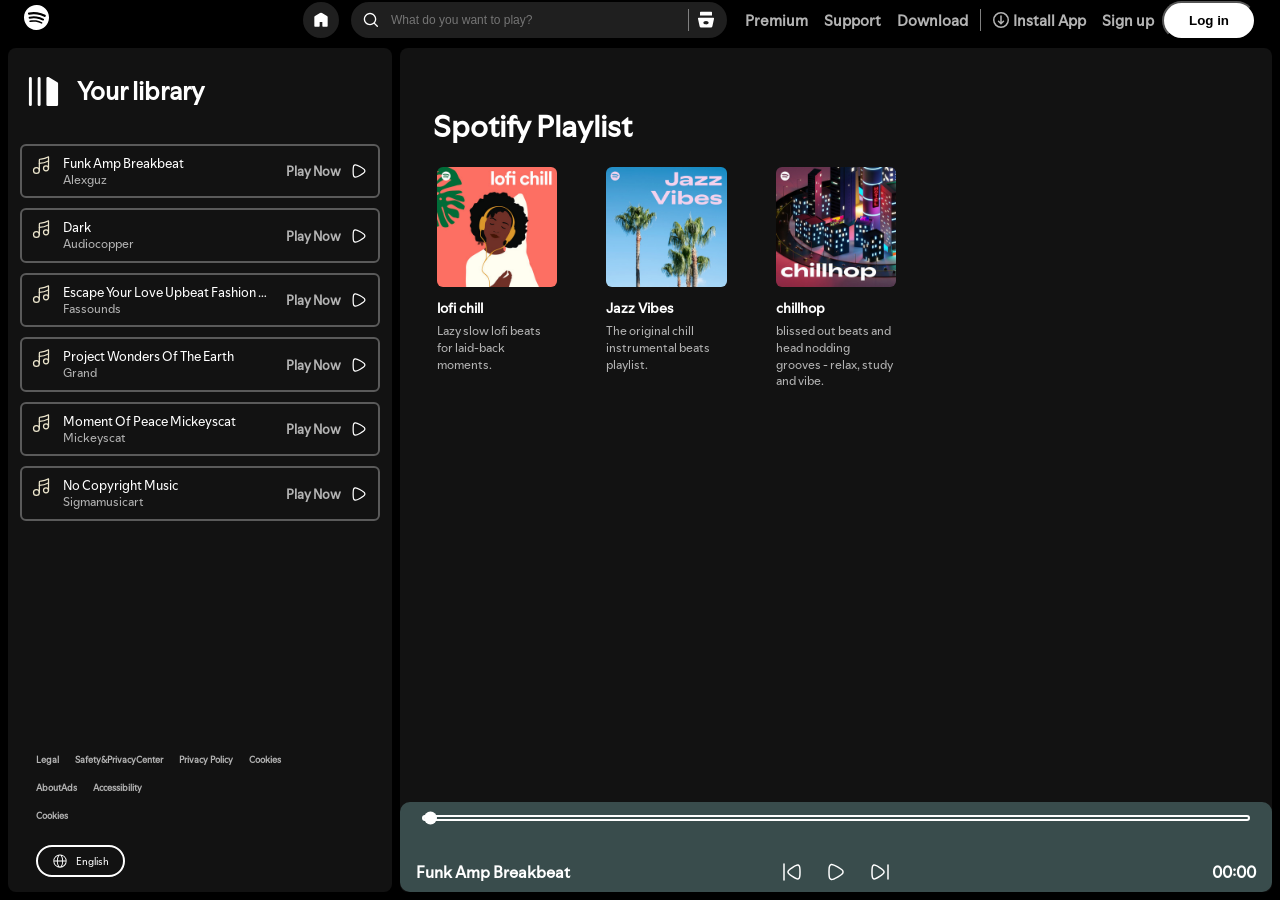
<file: html/index.html>
<!DOCTYPE html>
<html lang="en">

<head>
    <meta charset="UTF-8">
    <meta name="viewport" content="width=device-width, initial-scale=1.0">
    <title>Spotify - Web Player: Music for everyone</title>
    <!-- utility.css first, style.css last: the media queries live in
         style.css and must come after the base rules to win the cascade -->
    <link rel="stylesheet" href="../css/utility.css">
    <link rel="stylesheet" href="../css/style.css">
</head>
<body>
    <div class="navbar">
        <div class="nav-left">

            <img class="Spotify" src="../svgs/logo.svg" alt="Spotify">
        </div>
        <div class="nav-center">
            <div class="box box1">
                <img class="home" src="../svgs/home.svg" alt="home">
            </div>
            <div class="minibox">
                <img class="search" src="../svgs/search.svg" alt="search">
                <input placeholder="What do you want to play?" type="text">
                <div class="pipe"></div>
                <img class="browse" src="../svgs/browse.svg" alt="browse">
            </div>
        </div>
        <div class="text">
            <ul class="nav-extra">Premium</ul>
            <ul class="nav-extra">Support</ul>
            <ul class="nav-extra">Download</ul>
            <div class="pipe nav-extra"></div>
            <ul class="nav-extra">
                <img class="download" src="../svgs/download.svg" alt="download"> Install App
            </ul>
            <ul class="nav-signup">Sign up</ul>
            <button>Log in</button>
        </div>
    </div>
    <div class="container flex">
        <div class="left">

            <div class="lib-header">
                <div class="library">
                    <img src="../svgs/playlist.svg" alt="">
                    <ul>Your library</ul>
                    <img class="invert close"src="../svgs/close.svg" alt="close">
                </div>
            </div>
            <div class="songlist">
                <ul>

                </ul>
            </div>
            <div class="ending">
                <div class="first">
                    <ul>Legal</ul>
                    <ul>Safety&PrivacyCenter</ul>
                    <ul>Privacy Policy</ul>
                    <ul>Cookies</ul>
                </div>
                <div class="secound">
                    <ul>AboutAds</ul>
                    <ul>Accessibility</ul>
                </div>
                <div class="third">
                    <ul>Cookies</ul>
                </div>
                <button class="image">
                    <img class="world" src="../svgs/world.svg" alt="world">English
                </button>
            </div>
        </div>
        <div class="right">
            <div class="right-content">
                <div class="SpotifyPlaylist">
                    <img class="invert hamburger" src="../svgs/hamburger.svg" alt="Open menu">
                    <ul>Spotify Playlist</ul>
                    <div class="card-container">
                        <div class="card" data-folder="English">
                            <div class="card-img">
                                <img src="../spotify-playlist/1.jpg" alt="">
                                <button class="play">
                                    <img src="../svgs/play.svg" alt="play">
                                </button>
                            </div>
                            <div class="card-title">lofi chill</div>
                            <div class="card-artist">Lazy slow lofi beats for laid-back moments.</div>
                        </div>
                        <div class="card" data-folder="Hindi">
                            <div class="card-img">
                                <img src="../spotify-playlist/2.jpg" alt="">
                                <button class="play">
                                    <img src="../svgs/play.svg" alt="play">
                                </button>
                            </div>
                            <div class="card-title">Jazz Vibes</div>
                            <div class="card-artist">The original chill instrumental beats playlist.</div>
                        </div>
                        <div class="card" data-folder="tamil">
                            <div class="card-img">
                                <img src="../spotify-playlist/3.jpg" alt="">
                                <button class="play">
                                    <img src="../svgs/play.svg" alt="play">
                                </button>
                            </div>
                            <div class="card-title">chillhop</div>
                            <div class="card-artist">blissed out beats and head nodding grooves - relax, study and vibe. </div>
                        </div>
                    </div>
                </div>
            </div>
            <div class="playbar">
                <div class="seekbar">
                    <div class="circle">
                    </div>
                </div>
                <div class="controls">
                    <div class="songinfo"></div>
                    <div class="songbuttons">
                        <img  id="previous" src="../svgs/presong.svg" alt="">
                        <img  id="play" src="../svgs/spoti_play.svg" alt="">
                        <img  id="next" src="../svgs/nextsong.svg" alt="">
                    </div>
                    <div class="songtime"></div>

                </div>
            </div>
            </div>
        </div>
        <script src="../javascript/script.js"></script>
</body>

</html>
</file>
<file: css/utility.css>
.lib-header {
  display: flex;
  justify-content: space-between;
  align-items: center;
  padding: 10px;
  flex-shrink: 0;

}
.library {
  display: flex;
  align-items: center;
  /* was justify-content:center — that collapsed the row so the
     close button had nowhere to push to */
  gap: 8px;
  width: 100%;
  padding: 8px;
  box-sizing: border-box;
}
.library img{
  height: 35px;

}
.library ul{
  font-size: 25px;
  color: white;
}
ul {
  margin: 8px;
  padding: 0;
}
.box1 {
  display: flex;
  justify-content: center;
  align-items: center;
  height: 28px;
  width: 28px;
  border: 2px solid black;
  border-radius: 50%;
  padding: 4px;
  background-color: #1f1f1f;
}
.ending {
  /* padding-top: 250px; */
  display: flex;
  font-size: 9px;
  flex-direction: column;
  /* margin-top: auto; */
  padding-left: 20px;
  flex-shrink: 0;
  padding-top: 50px;

}
.first {
  display: flex;
}
.secound {
  display: flex;
}
.world {
  height: 16px;
  width: 16px;
  font-weight: 600;
  font-size: 12px;
}
.image {
  align-items: center;
  gap: 8px;
  padding: 6px 14px;
  margin: 15px 8px;
  background-color: #121212;
  color: white;
  display: flex;
  border-radius: 500px;
  border: 2px solid white;
  width: fit-content;
  font-weight: 500;
  font-family: spotifyMix;
  font-size: 10px;
}
.nav-center {
  display: flex;
  gap: 8px;
  /* 0 = don't grow, so it keeps its natural 380px and sits dead
     centre. 1 = but DO shrink when the screen gets narrow. */
  flex: 0 1 auto;
  min-width: 0;
}
.nav-left {
  /* flex:1 here AND on .text is what centres .nav-center:
     both sides claim equal leftover space, so the middle
     lands in the middle no matter how wide the logo is. */
  flex: 1;
  min-width: 0;
}
.Spotify {
  height: 25px;
  filter: invert(1);
}
.home {
  height: 16px;
  filter: invert(1);
}
.download {
  height: 16px;
  filter: invert(0.7);
}
.search {
  height: 16px;
  filter: invert(1);
}
.browse {
  height: 18px;
  filter: invert(1);
}
.text {
  display: flex;
  justify-content: flex-end;
  align-items: center;
  flex: 1;
  /* NO min-width:0 here. These links are white-space:nowrap, so
     shrinking the box below its text just makes the text spill out
     the left side and land under the search bar. Letting the box
     keep its content width is what keeps them apart. */
  white-space: nowrap;
  font-size: 15px;
}
.text ul {
  display: flex;
  justify-self: center;
  align-items: center;
  gap: 4px;
}
.text button {
  border-radius: 100px;
  padding: 10px 25px;
  background-color: white;
  font-weight: 700;
}
.minibox {
  display: flex;
  align-items: center;
  padding: 4px 12px;
  border: 2px solid black;
  border-radius: 500px;
  box-sizing: border-box;
  /* was a hard 380px — now it shrinks on small screens */
  width: 380px;
  min-width: 0;
  max-width: 100%;
  gap: 4px;
  background-color: #1f1f1f;
}
.minibox input {
  border: none;
  outline: none;
  font-size: 12px;
  /* min-width:0 lets the input shrink below its default size;
     without it flex refuses to go under ~180px */
  width: 100%;
  min-width: 0;
  padding-left: 8px;
  background-color: #1f1f1f;
  color: white;
}
.pipe {
  width: 1px;
  height: 22px;
  background-color: gray;
  margin: 0 4px;
}
.navbar {
  display: flex;
  align-items: center;
  gap: 8px;
  padding: 0 24px;
  flex-shrink: 0;
}

.flex {
  display: flex;
  gap: 8px;
  padding: 8px;
  background-color: #000000;
}
.justify {
  justify-content: center;
}
.align-center {
  align-items: center;
}
.SpotifyPlaylist{
  color: white;
  font-family: spotifyMix;
  font-weight: 700;
  font-size: 30px;
  padding: 50px 25px;
}
</file>
<file: css/style.css>
@font-face {
  font-family: SpotifyMix;
  src: url(../font/spotify_mix_ui_regular.otf);
}
body {
  background-color: #000000;
  color: #b3b3b3;
  margin: 0;
  height: 100vh;
  font-family: SpotifyMix;
  font-weight: 700;
  overflow: hidden;
  display: flex;
  flex-direction: column;
}
.container {
  flex: 1;
  min-height: 0;
  /* anchors the absolutely-positioned drawer to this box
     instead of to the whole page */
  position: relative;
}
.invert {
  filter: invert(1);
}
.left {
  width: 30vw;
  display: flex;
  flex-direction: column;
  gap: 0;
  flex-shrink: 0;
  background-color: #121212;
  border-radius: 8px;
  overflow-y: hidden;
}
.right {
  min-width: 0;
  background-color: #121212;
  border-radius: 8px;
  display: flex;
  flex-direction: column;
  overflow: hidden;
  flex: 1;
}
.right-content {
  flex: 1;
  overflow-y: auto;
  min-height: 0;
}
.card {
  padding: 12px;
  border-radius: 8px;
  cursor: pointer;
  background-color: transparent;
  transition: background-color 0.3s;
}
.card:hover {
  background-color: #1f1f1f;
}
.card-img {
  position: relative;
}
.card img {
  width: 100%;
  display: block;
  border-radius: 6px;
  object-fit: cover;
  aspect-ratio: 1/1;
}
.card-title {
  font-size: 14px;
  font-weight: 700;
  color: #ffffff;
  margin-top: 12px;
  line-height: 1.4;
}
.card-artist {
  font-size: 12px;
  font-weight: 400;
  color: #b3b3b3;
  margin-top: 4px;
  line-height: 1.4;
}
.card-container {
  display: grid;
  /* 140 instead of 180 so two columns fit a 390px phone.
     auto-fill still gives 4-5 columns on a desktop. */
  grid-template-columns: repeat(auto-fill, minmax(140px, 1fr));
  gap: 24px 25px;
  /* removed overflow-y:auto — .right-content is already the
     scroller, and nesting two broke the playbar's position.
     removed justify-content:center — 1fr already fills the row. */
}
.play {
  position: absolute;
  bottom: 12px;
  right: 12px;
  height: 40px;
  width: 40px;
  border: none;
  border-radius: 50%;
  background-color: #1ed760;
  display: flex;
  justify-content: center;
  align-items: center;
  cursor: pointer;
  /* opacity:0 + the .card:hover rule moved into the
     @media (hover: hover) block at the bottom of this file,
     so touch screens keep the button visible */
  transition:
    opacity 0.3s,
    transform 0.3s;
}
.play img {
  height: 54px;
  width: 54px;
  aspect-ratio: auto;
}
.playbar {
  display: flex;
  justify-content: space-between;
  align-items: center;
  flex-direction: column;
  flex-shrink: 0;
  background-color: #c6b3b3;
  border-radius: 10px;
  filter: invert(1);
  box-sizing: border-box;
  padding: 8px 16px;
  height: 90px;
  position: relative;
}
.songbuttons {
  display: flex;
  justify-content: center;
  gap: 20px;
  bottom: 500px;
  cursor: pointer;
  flex: 1;
}
.songlist {
  flex: 1;
  min-height: 0;
  overflow-y: auto;
}
.songlist::-webkit-scrollbar,
.right-content::-webkit-scrollbar {
  width: 8px;
}
.songlist::-webkit-scrollbar-track,
.right-content::-webkit-scrollbar-track {
  background: transparent;
}
.songlist::-webkit-scrollbar-thumb,
.right-content::-webkit-scrollbar-thumb {
  background: #5a5a5a;
  border-radius: 4px;
}
.songlist::-webkit-scrollbar-thumb:hover,
.right-content::-webkit-scrollbar-thumb:hover {
  background: #7a7a7a;
}
.songlist ul {
  padding: 0 12px;
  margin: 0;
  list-style: none;
}
.songlist ul li {
  list-style: none;
  display: flex;
  justify-content: space-between;
  gap: 12px;
  cursor: pointer;
  padding: 9px 9px;
  margin: 10px 0;
  border-radius: 6px;
  border: 2px solid #5a5a5a;
}
.songlist ul li img {
  height: 20px;
  flex-shrink: 0;
}
.info {
  flex: 1;
  min-width: 0;
  font-size: 13px;
  font-weight: 400;
  color: #ffffff;
  line-height: 1.3;
}
/* keeps every row the same height — a long name gets cut with "…"
   instead of wrapping onto 3 lines. min-width:0 above is what lets
   this work; without it the text refuses to shrink. */
.info div {
  overflow: hidden;
  text-overflow: ellipsis;
  white-space: nowrap;
}
.info div:last-child {
  font-size: 12px;
  color: #b3b3b3;
}
.playnow {
  display: flex;
  gap: 8px;
  flex-shrink: 0;
  align-items: center;
}
.playnow span {
  font-size: 13px;
  white-space: nowrap;
}
.playnow img {
  height: 20px;
}
.songtime {
  text-align: right;
  /* overflow: auto; */
  /* margin-bottom: 44px; */
}
.seekbar {
  left: 0;
  height: 2px;
  width: 98%;
  border: 2px solid black;
  position: relative;
  border-radius: 15px;
  bottom: 0;
  top: 5px;
  cursor: pointer;
}
.songinfo,
.songtime {
  color: black;
  flex: 1;
}
.circle {
  width: 13px;
  height: 13px;
  border-radius: 13px;
  background-color: black;
  position: absolute;
  top: 50%;
  left: 0%;
  transition: left 0.5s;
  transform: translateY(-50%);
}
.controls {
  display: flex;
  justify-content: space-between;
  align-items: center;
  width: 100%;
}
.hamburger {
  display: none;
}
.close {
  /* margin-left:auto pushes it to the right edge on any width.
     The old padding-left:190px was a fixed guess that overflowed
     narrow screens. */
  margin-left: auto;
  cursor: pointer;
  display: none;
}
@media (max-width: 1020px) {
  .left {
    position: absolute;
    left: -120%;
    /* top+bottom force the drawer to span the container's full
       height. Without them an absolute box is only as tall as
       its content, which is why it stopped halfway. */
    top: 0;
    bottom: 0;
    transition: left 0.3s;
    z-index: 2;
    /* never wider than the screen — 373px overflowed a 390px phone
       once padding was counted */
    width: min(85vw, 373px);
  }
  .left .close {
    display: block;
    width: 24px;
    flex-shrink: 0;
  }
  /* .right {
    width: 100vw;
  }
  .playbar {
    width: calc(100vw - 60px);
    margin: 0 auto;
  } */
  .seekbar {
    display: flex;
    justify-content: center;
    align-items: center;
  }
  /* .seekbar {
    width: calc(100vw - 70px);
  } */

  .right {
    width: 100%;
  }
  .playbar {
    width: 100%;
  } /* margin: 0 auto no longer needed */
  .seekbar {
    width: 100%;
  }
  .hamburger {
    display: block;
    position: relative;
    top: -30px;
    margin-bottom: -30px;
    cursor: pointer;
  }
  .card-container {
    margin: 0;
    /* tighter gaps buy back width for a 2nd column */
    gap: 16px 12px;
  }
  /* 25px of side padding is 13% of a 390px screen — too expensive */
  .SpotifyPlaylist {
    padding: 20px 16px;
    font-size: 22px;
  }
  /* phone navbar = logo + search only.
     .text holds Premium/Support/Download/Install App/Sign up/Log in
     — hiding the whole box is simpler than hiding each child, and
     it frees all that space for the search bar. */
  .text {
    display: none;
  }
  .navbar {
    padding: 0 12px;
  }
  /* .text is gone, so nothing is claiming the right-hand space.
     Stop .nav-left from claiming it either, and let the search
     box grow into it instead. */
  .nav-left {
    flex: 0 0 auto;
  }
  .nav-center {
    flex: 1 1 auto;
  }
  .minibox {
    width: auto;
    flex: 1;
  }
}
/* Phones have no hover, so a hover-only play button would never
   appear. Only hide it on devices that actually have a pointer. */
@media (hover: hover) {
  .play {
    opacity: 0;
    transform: translateY(8px);
  }
  .card:hover .play {
    opacity: 1;
    transform: translateY(0);
  }
}
</file>
